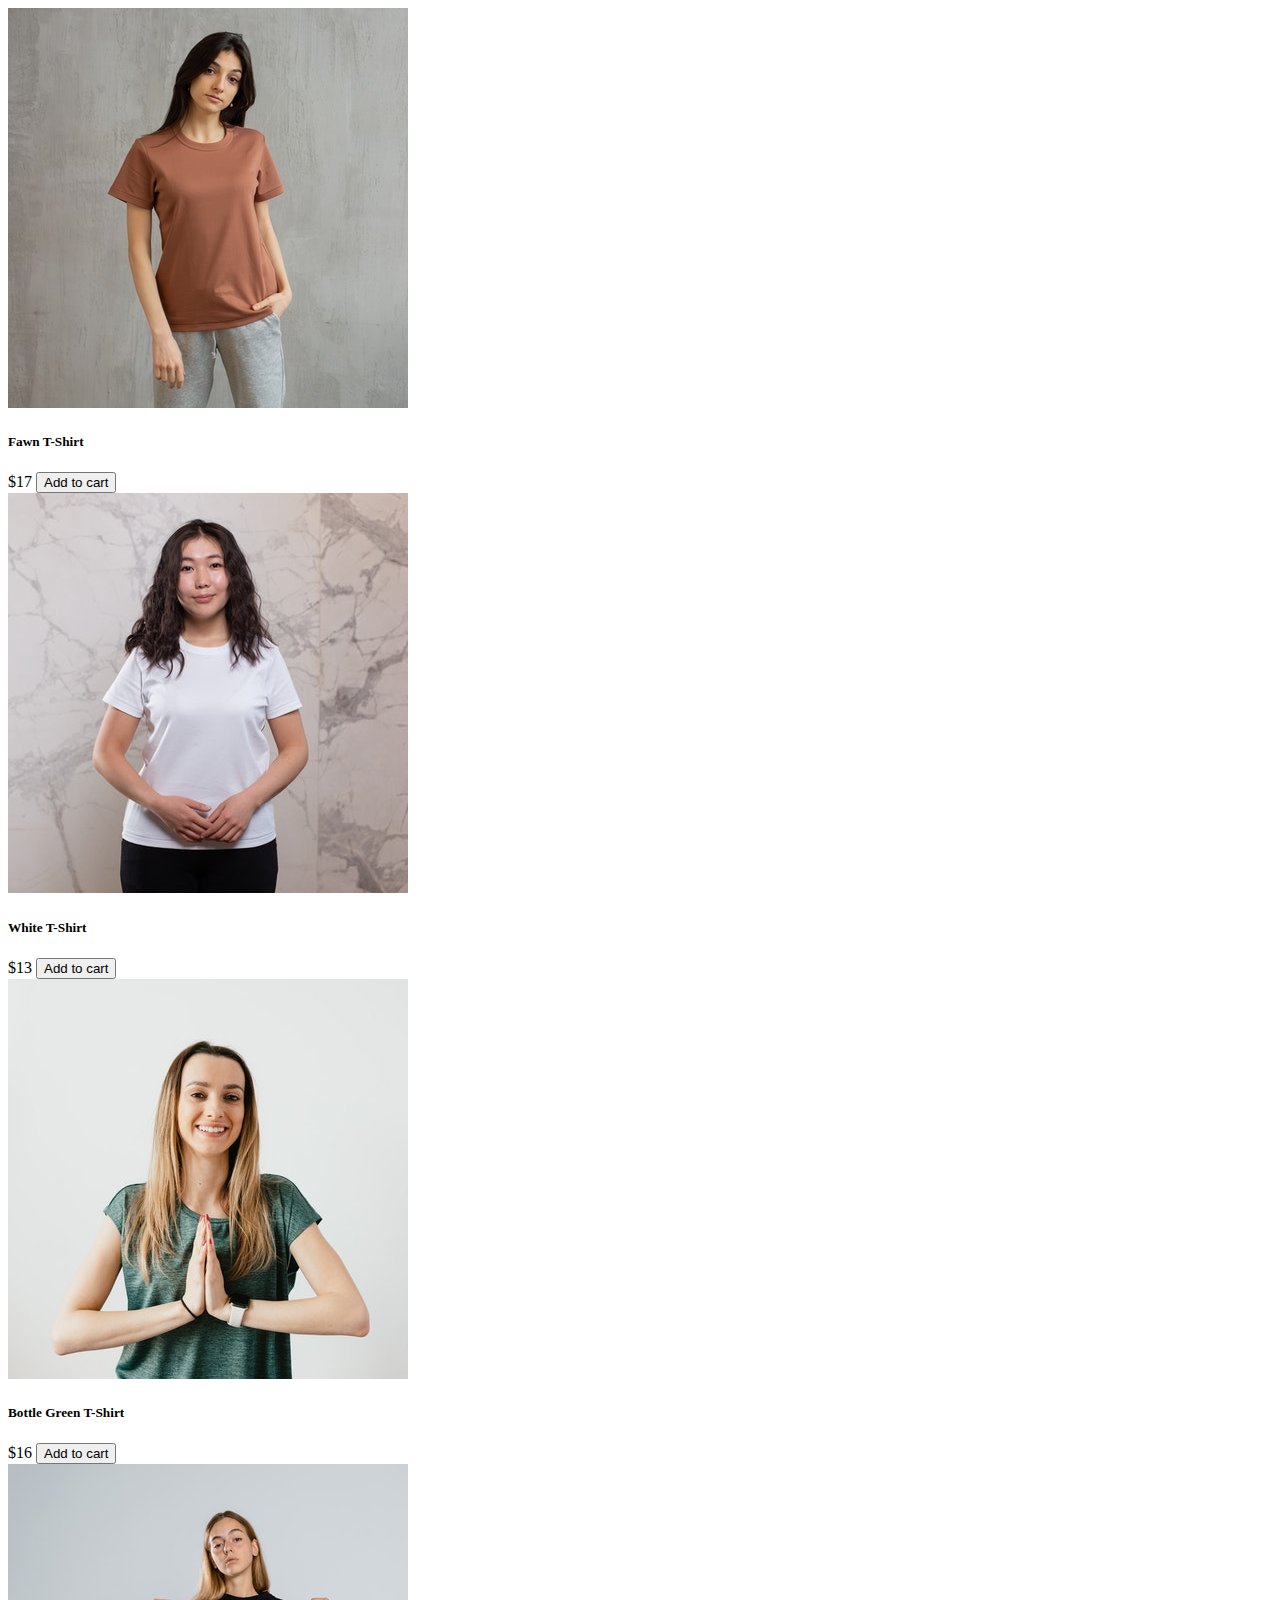
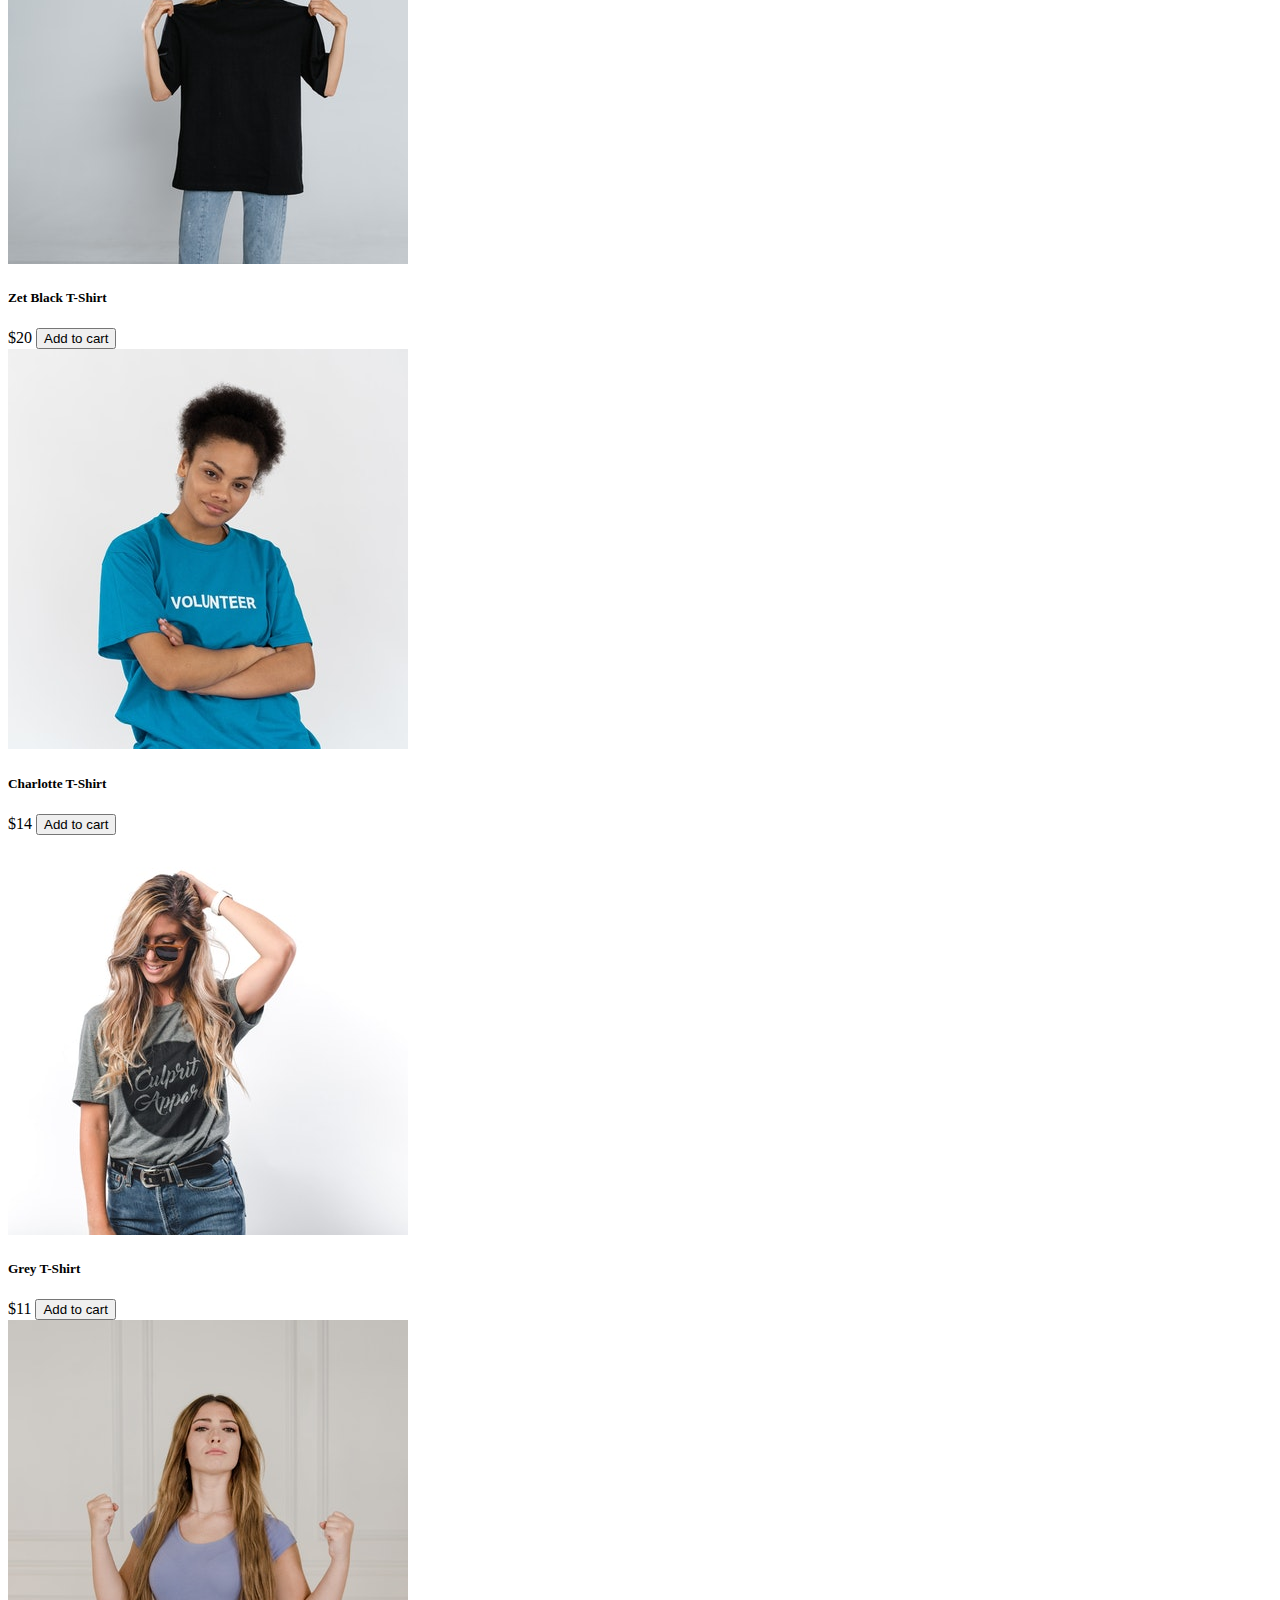
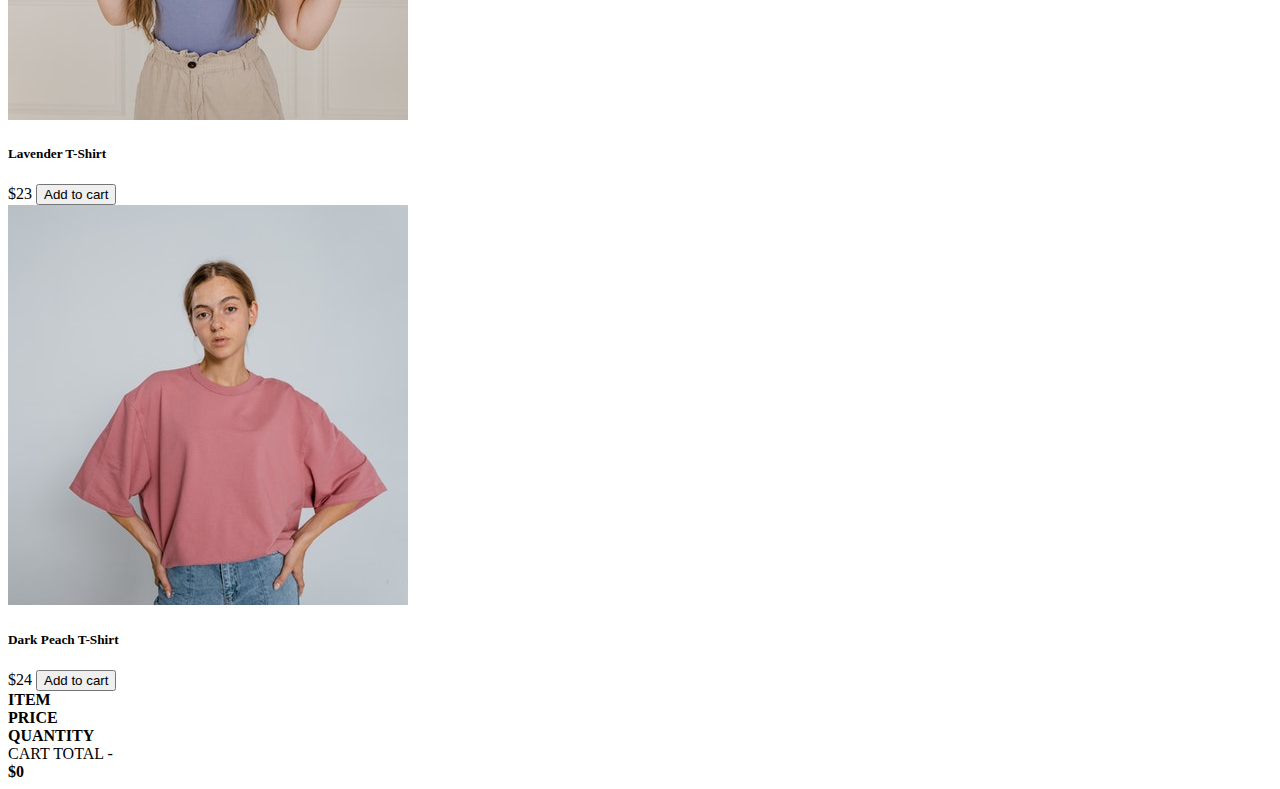
<file: Cart-system/index.html>
<!DOCTYPE html>
<html lang="en" dir="ltr">
  <head>
    <meta charset="utf-8">
    <meta name="viewport" content="width=device-width, initial-scale=1">
    <title> Cart System</title>
    <link href="https://cdn.jsdelivr.net/npm/bootstrap@5.0.2/dist/css/bootstrap.min.css" rel="stylesheet" integrity="sha384-EVSTQN3/azprG1Anm3QDgpJLIm9Nao0Yz1ztcQTwFspd3yD65VohhpuuCOmLASjC" crossorigin="anonymous">
  </head>
  <body>
    <section class="container mb-5">
      <div class="row">
        <div class="col-sm-6 col-md-4 col-lg-3 my-3 product-container">
          <div class="card rounded-0">
            <img src="img/1.jpg" class="card-img-top img-fluid">
            <div class="card-body">
              <h5 class="cart-title">Fawn T-Shirt</h5>
              <span class="card-price">$17</span>
              <button type="button" class="btn btn-dark rounded-0 float-end add-to-cart">Add to cart</button>
            </div>
          </div>
        </div>
        <div class="col-sm-6 col-md-4 col-lg-3 my-3 product-container">
          <div class="card rounded-0">
            <img src="img/2.jpg" class="card-img-top img-fluid">
            <div class="card-body">
              <h5 class="cart-title">White T-Shirt</h5>
                <span class="card-price">$13</span>
              <button type="button" class="btn btn-dark rounded-0 float-end add-to-cart">Add to cart</button>
            </div>
          </div>
        </div>
        <div class="col-sm-6 col-md-4 col-lg-3 my-3 product-container">
          <div class="card rounded-0">
            <img src="img/3.jpg" class="card-img-top img-fluid">
            <div class="card-body">
              <h5 class="cart-title">Bottle Green T-Shirt</h5>
                <span class="card-price">$16</span>
              <button type="button" class="btn btn-dark rounded-0 float-end add-to-cart">Add to cart</button>
            </div>
          </div>
        </div>
        <div class="col-sm-6 col-md-4 col-lg-3 my-3 product-container">
          <div class="card rounded-0">
            <img src="img/4.jpg" class="card-img-top img-fluid">
            <div class="card-body">
              <h5 class="cart-title">Zet Black T-Shirt</h5>
                <span class="card-price">$20</span>
              <button type="button" class="btn btn-dark rounded-0 float-end add-to-cart">Add to cart</button>
            </div>
          </div>
        </div>
        <div class="col-sm-6 col-md-4 col-lg-3 my-3 product-container">
          <div class="card rounded-0">
            <img src="img/5.jpg" class="card-img-top img-fluid">
            <div class="card-body">
              <h5 class="cart-title">Charlotte T-Shirt</h5>
                <span class="card-price">$14</span>
              <button type="button" class="btn btn-dark rounded-0 float-end add-to-cart">Add to cart</button>
            </div>
          </div>
        </div>
        <div class="col-sm-6 col-md-4 col-lg-3 my-3 product-container">
          <div class="card rounded-0">
            <img src="img/6.jpg" class="card-img-top img-fluid">
            <div class="card-body">
              <h5 class="cart-title">Grey T-Shirt</h5>
                <span class="card-price">$11</span>
              <button type="button" class="btn btn-dark rounded-0 float-end add-to-cart">Add to cart</button>
            </div>
          </div>
        </div>
        <div class="col-sm-6 col-md-4 col-lg-3 my-3 product-container">
          <div class="card rounded-0">
            <img src="img/7.jpg" class="card-img-top img-fluid">
            <div class="card-body">
              <h5 class="cart-title">Lavender T-Shirt</h5>
                <span class="card-price">$23</span>
              <button type="button" class="btn btn-dark rounded-0 float-end add-to-cart">Add to cart</button>
            </div>
          </div>
        </div>
        <div class="col-sm-6 col-md-4 col-lg-3 my-3 product-container">
          <div class="card rounded-0">
            <img src="img/8.jpg" class="card-img-top img-fluid">
            <div class="card-body">
              <h5 class="cart-title">Dark Peach T-Shirt</h5>
                <span class="card-price">$24</span>
              <button type="button" class="btn btn-dark rounded-0 float-end add-to-cart">Add to cart</button>
            </div>
          </div>
        </div>
      </div>
    </section>

    <section class="container mt-5">
        <div class="container">
            <div class="d-flex align-items-center border-bottom py-3">
                <div class="col-md-4 fs-4"><b>ITEM</b></div>
                <div class="col-md-4 fs-4"><b>PRICE</b></div>
                <div class="col-md-4 fs-4"><b>QUANTITY</b></div>
            </div>
            <div class="col-12">
              <div  id="cart-items"></div>
              <div class="d-flex align-items-center justify-content-end cart-total-cost-container">
                <div class="cart-total-title fs-4"> CART TOTAL - </div>
                <div class="fs-4 ps-3 float-end"><b>$<span class="cart-total-price">0</span></b></div>
              </div>
          </div>
      </div>
    </section>
    <script type="text/javascript" src="main.js"></script>
  </body>
</html>
</file>
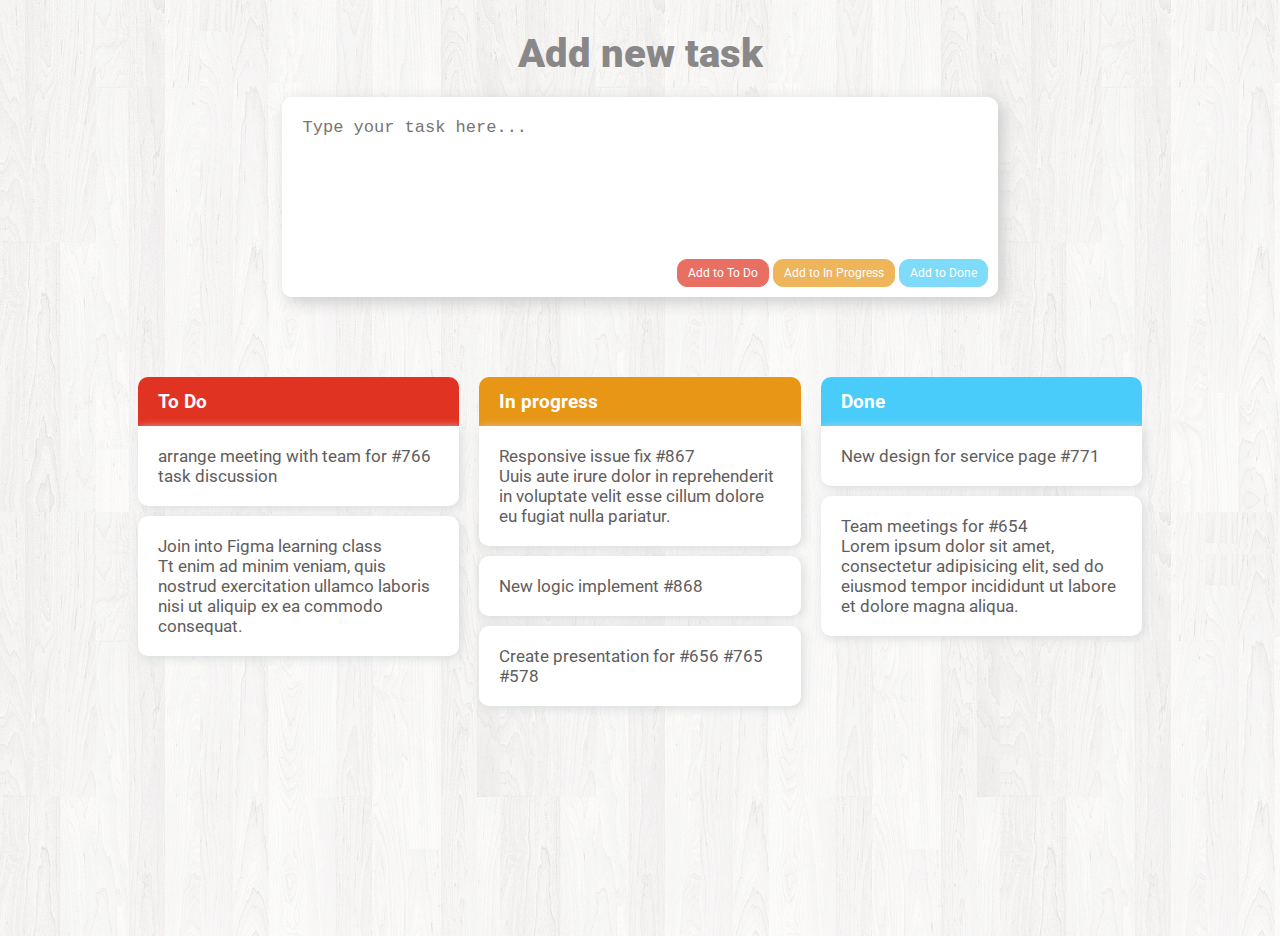
<file: Vanilla-javascript-task-management-drag-and-drop/index.html>
<!DOCTYPE html>
<html lang="en" dir="ltr">
  <head>
    <meta charset="utf-8">
    <meta name="viewport" content="width=device-width, initial-scale=1">
    <title>Drag and drop game</title>
    <link rel="stylesheet" href="style.css">
    <link rel="stylesheet" href="https://cdnjs.cloudflare.com/ajax/libs/font-awesome/6.1.1/css/all.min.css" integrity="sha512-KfkfwYDsLkIlwQp6LFnl8zNdLGxu9YAA1QvwINks4PhcElQSvqcyVLLD9aMhXd13uQjoXtEKNosOWaZqXgel0g==" crossorigin="anonymous" referrerpolicy="no-referrer" />
  </head>
  <body>
    <section class="container">
      <h1>Add new task</h1>
      <p id="error"></p>
      <div class="textarea-group">
        <textarea class="add-task-textarea" placeholder="Type your task here..."></textarea>
        <div class="textarea-btn-group">
          <button type="button" name="button" id="todobtn" class="custom-btn">Add to To Do</button>
          <button type="button" name="button" id="progressbtn" class="custom-btn">Add to In Progress</button>
          <button type="button" name="button" id="donebtn" class="custom-btn">Add to Done</button>
        </div>
      </div>
    </section>
    <section class="container" id="taskMangeGroup">
      <div class="box-main-group">
        <aside class="list">
          <p class="heading to-do-heading">To Do</p>
          <div class="single-list to-do">
            <div class="card" draggable="true">
              <textarea class="edit-textarea"></textarea>
              <div class="card-main-text">arrange meeting with team for #766 task discussion</div>
              <div class="card-btn-group">
                <button type="button" class="edit-btn"><i class="fa-solid fa-pen"></i></button>
                <button type="button" class="save-btn"><i class="fa-solid fa-check"></i></button>
                <button type="button" class="delete-btn"><i class="fa-solid fa-trash-can"></i></button>
              </div>
            </div>
            <div class="card" draggable="true">
              <textarea class="edit-textarea"></textarea>
              <div class="card-main-text">Join into Figma learning class<br>Tt enim ad minim veniam, quis nostrud exercitation ullamco laboris nisi ut aliquip ex ea commodo consequat.</div>
              <div class="card-btn-group">
                <button type="button" class="edit-btn"><i class="fa-solid fa-pen"></i></button>
                <button type="button" class="save-btn"><i class="fa-solid fa-check"></i></button>
                <button type="button" class="delete-btn"><i class="fa-solid fa-trash-can"></i></button>
              </div>
            </div>
          </div>
        </aside>
        <aside class="list">
          <p class="heading in-progress-heading">In progress</p>
          <div class="single-list in-progress">
            <div class="card" draggable="true">
              <textarea class="edit-textarea"></textarea>
              <div class="card-main-text">Responsive issue fix #867 <br>Uuis aute irure dolor in reprehenderit in voluptate velit esse cillum dolore eu fugiat nulla pariatur.
              </div>
              <div class="card-btn-group">
                <button type="button" class="edit-btn"><i class="fa-solid fa-pen"></i></button>
                <button type="button" class="save-btn"><i class="fa-solid fa-check"></i></button>
                <button type="button" class="delete-btn"><i class="fa-solid fa-trash-can"></i></button>
              </div>
            </div>
            <div class="card" draggable="true">
              <textarea class="edit-textarea"></textarea>
              <div class="card-main-text">New logic implement #868</div>
              <div class="card-btn-group">
                <button type="button" class="edit-btn"><i class="fa-solid fa-pen"></i></button>
                <button type="button" class="save-btn"><i class="fa-solid fa-check"></i></button>
                <button type="button" class="delete-btn"><i class="fa-solid fa-trash-can"></i></button>
              </div>
            </div>
            <div class="card" draggable="true">
              <textarea class="edit-textarea"></textarea>
              <div class="card-main-text">Create presentation for #656 #765 #578</div>
              <div class="card-btn-group">
                <button type="button" class="edit-btn"><i class="fa-solid fa-pen"></i></button>
                <button type="button" class="save-btn"><i class="fa-solid fa-check"></i></button>
                <button type="button" class="delete-btn"><i class="fa-solid fa-trash-can"></i></button>
              </div>
            </div>
          </div>
        </aside>
        <aside class="list">
            <p class="heading done-heading">Done</p>
            <div class="single-list done">
              <div class="card" draggable="true">
                <textarea class="edit-textarea"></textarea>
                <div class="card-main-text">New design for service page #771</div>
                <div class="card-btn-group">
                  <button type="button" class="edit-btn"><i class="fa-solid fa-pen"></i></button>
                  <button type="button" class="save-btn"><i class="fa-solid fa-check"></i></button>
                  <button type="button" class="delete-btn"><i class="fa-solid fa-trash-can"></i></button>
                </div>
              </div>
              <div class="card" draggable="true">
                <textarea class="edit-textarea"></textarea>
                <div class="card-main-text">Team meetings for #654 <br>
                  Lorem ipsum dolor sit amet, consectetur adipisicing elit, sed do eiusmod tempor incididunt ut labore et dolore magna aliqua.</div>
                <div class="card-btn-group">
                  <button type="button" class="edit-btn"><i class="fa-solid fa-pen"></i></button>
                  <button type="button" class="save-btn"><i class="fa-solid fa-check"></i></button>
                  <button type="button" class="delete-btn"><i class="fa-solid fa-trash-can"></i></button>
                </div>
              </div>
            </div>
        </aside>
      </div>
    </section>
    <script type="text/javascript" src="main.js"></script>
  </body>
</html>
</file>
<file: Vanilla-javascript-task-management-drag-and-drop/style.css>
@import url('https://fonts.googleapis.com/css2?family=Roboto:wght@400;700;900&display=swap');
:root{
  --white: white;
  --black: black;
  --grey: #898787;
  --darkgrey: #5f5d5d;
  --red: #e13322;
  --yellow:#e89616;
  --sky: #49ccf9;
}
body{
  margin: 0;
  background: url(background.jpg) repeat;
  font-family: 'Roboto', sans-serif;
}
h1{
  margin: 30px 0 20px 0;
  text-align: center;
  color: var(--grey);
  font-size: 2.5em;
  font-weight: 900;
}
#error {
  width: 100%;
  text-align: center;
  color: var(--red);
  font-weight: 700;
  font-size: 20px;
  opacity: .8;
}
.d-none{
  display: none !important;
}
.d-block{
  display: block !important;
}
.d-inline-block{
  display: inline-block !important;
}
.container{
  width: 80%;
  margin: auto;
}
.single-list{
  min-height: 500px;
  box-sizing: border-box;
}
.textarea-group{
  width: 70%;
  height: 200px;
  margin: 20px auto 50px auto;
  text-align: center;
  position: relative;
}
.textarea-group:before{
  position: absolute;
  content: "";
  width: 100%;
  height:50px;
  background: var(--white);
  bottom:0;
  left:0;
  border-radius: 0 0 10px 10px;
}
.textarea-btn-group{
  position: absolute;
  bottom: 10px;
  right: 10px;
}
.add-task-textarea{
  width: 100%;
  height: 200px;
  resize: none;
  border-radius:10px;
  border: var(--white) solid 1px;
  box-shadow: #ccc 5px 5px 15px;
  padding: 20px 20px 50px 20px;
  box-sizing: border-box;
  font-size: 17px;
}
.box-main-group{
  display: flex;
  align-items: stretch;
  justify-content: space-around;
}
.list{
  padding:10px;
  box-sizing: border-box;
  width:35%;
  margin-top: 20px;
}
.list .heading{
  padding: 13px 20px;
  margin: 0;
  font-weight: 700;
  font-size: 1.2rem;
  color: var(--white);
  border-radius: 10px 10px 0 0;
}
.to-do-heading{
  background: var(--red);
}
.in-progress-heading{
  background: var(--yellow);
}
.done-heading{
  background: var(--sky);
}
.custom-btn{
  padding: 6px 10px;
  margin-top:30px;
  border-radius: 10px;
  cursor: pointer;
  color: var(--white);
  font-family: inherit;
  font-size: 12px;
  font-weight: 400;
  opacity: .7;
  transition: all 500ms;
  -ms-transition: all 500ms;
  -o-transition: all 500ms;
  -webkit-transition: all 500ms;
  -moz-transition: all 500ms;
}
.custom-btn:hover{
  opacity: 1;
}
#todobtn {
  background: var(--red);
  border: var(--red) solid 1px;
}
#progressbtn {
  background:var(--yellow);
  border: var(--yellow) solid 1px;
}
#donebtn {
  background: var(--sky);
  border: var(--sky) solid 1px;
}
.card {
  position: relative;
  padding: 20px;
  background: var(--white);
  color: var(--darkgrey);
  font-size:17px;
  box-shadow: #d8dbdc 2px 2px 10px;
  cursor: grab;
  -webkit-user-select: none;
  -moz-user-select: none;
  -ms-user-select: none;
  user-select: none;
  box-sizing: border-box;
}
.card:not(:nth-child(1)) {
  margin: 10px 0;
  border-radius: 10px;
}
.card:nth-child(1){
  margin: 0px 0 10px 0;
  border-radius: 0 0 10px 10px;
}
.card-btn-group {
  position: absolute;
  top: -25px;
  right: 0;
  opacity: 0;
  transition: all 500ms;
  -ms-transition: all 500ms;
  -o-transition: all 500ms;
  -webkit-transition: all 500ms;
  -moz-transition: all 500ms;
}
.card:hover .card-btn-group{
  opacity: 1;
  top: -15px;
}
.card-btn-group button{
  cursor: pointer;
}
.edit-btn,
.delete-btn,
.save-btn{
  width: 30px;
  height: 30px;
  color: #fff;
  border: none;
  border-radius: 100px;
  transition: all 500ms;
  -ms-transition: all 500ms;
  -o-transition: all 500ms;
  -webkit-transition: all 500ms;
  -moz-transition: all 500ms;
}
.edit-btn{
  background: #7979e4;
}
.delete-btn{
  background: #e47979;
}
.save-btn{
  background: #69cdc9;
}
.edit-btn:hover,
.delete-btn:hover,
.save-btn:hover{
  box-shadow: #9fb1b9 2px 2px 10px;
}
.dragging{
  box-shadow: #698f9f 2px 2px 10px;
  opacity: .6;
  background: #f0ffe8;
}
.edit-textarea{
  display: none;
  width: 100%;
  height:150px;
  resize: none;
  font-family: inherit;
  outline: #48a3f4 solid 2px;
  border: 0;
}
.save-btn{
  display: none;
}
@media screen and (max-width: 920px){
  .container {
    width: 95%;
  }
}
@media screen and (max-width: 757px){
  .textarea-group {
    width: 95%;
  }
}
@media screen and (max-width: 575px){
  .box-main-group {
    flex-wrap: wrap;
  }
  .list {
    width: 95%;
    margin-top: 0;
  }
  .single-list {
    min-height: 0;
  }
}
</file>
